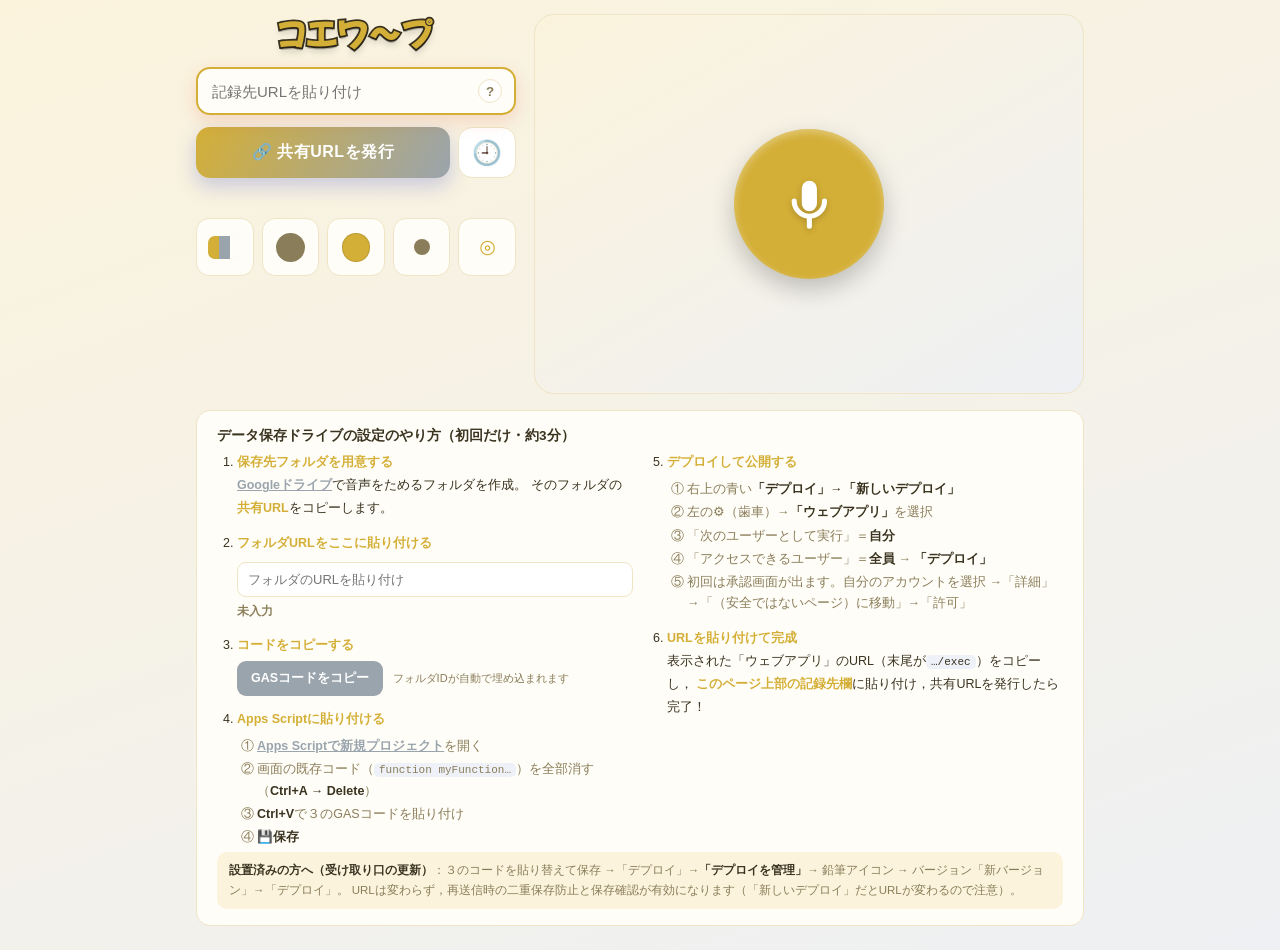
<file: index.html>
<!DOCTYPE html>
<html lang="ja">
<head>
<meta charset="UTF-8" />
<meta name="viewport" content="width=device-width, initial-scale=1.0, maximum-scale=1.0, user-scalable=no" />
<title>コエワ～プ</title>
<link rel="preconnect" href="https://fonts.googleapis.com" />
<link rel="preconnect" href="https://fonts.gstatic.com" crossorigin />
<link href="https://fonts.googleapis.com/css2?family=Mochiy+Pop+P+One&display=swap" rel="stylesheet" />
<link rel="stylesheet" href="styles.css" />
<link rel="icon" href="data:image/svg+xml,%3Csvg xmlns='http://www.w3.org/2000/svg' viewBox='0 0 100 100'%3E%3Ctext y='.9em' font-size='88'%3E🎙️%3C/text%3E%3C/svg%3E" />
</head>
<body>

<!-- ========== 設定画面 ========== -->
<main id="settings" class="screen">
  <div class="studio">
    <!-- 左：記録先URL・共有発行・各種セレクタ -->
    <section class="controls">
      <h1 class="app-title">コエワ～プ</h1>

      <!-- 記録先URL -->
      <div class="url-field" id="driveCard">
        <input type="url" id="driveUrl" inputmode="url" autocomplete="off"
          placeholder="記録先URLを貼り付け" />
        <button class="help-btn" id="setupToggle" type="button" aria-label="使い方">?</button>
      </div>

      <a class="test-link" id="testLink" href="#" target="_blank" rel="noopener" hidden>🔍 記録先の接続テスト</a>

      <!-- 共有URL発行（右隣に履歴🕘） -->
      <div class="publish-row">
        <button class="publish-btn" id="publishBtn" type="button">🔗 共有URLを発行</button>
        <button class="hist-btn" id="histToggle" type="button" aria-label="共有URLの履歴" title="共有URLの履歴">🕘</button>
      </div>
      <!-- 共有URL履歴パネル（各端末のローカル保存・最大30件） -->
      <div class="hist-panel" id="histPanel" hidden></div>
      <div class="share-out" id="shareOut" hidden>
        <input type="text" id="shareUrl" readonly />
        <button id="copyBtn" type="button" aria-label="コピー">📋</button>
      </div>
      <p class="share-msg" id="shareMsg"></p>

      <!-- ビジュアルピッカー群（タップで展開して選ぶ） -->
      <div class="pickers" id="pickers"></div>
    </section>

    <!-- 右：プレビュー -->
    <section class="stage-wrap" id="preview">
      <div class="mic-stage">
        <div class="fx-layer" id="fxLayer"></div>
        <button class="mic-btn shaped" id="previewMic" type="button" aria-label="マイク">
          <svg viewBox="0 0 24 24" class="mic-ic"><path d="M12 15a3 3 0 0 0 3-3V6a3 3 0 0 0-6 0v6a3 3 0 0 0 3 3z"/><path d="M19 11a1 1 0 1 0-2 0 5 5 0 0 1-10 0 1 1 0 1 0-2 0 7 7 0 0 0 6 6.92V21a1 1 0 1 0 2 0v-3.08A7 7 0 0 0 19 11z"/></svg>
        </button>
      </div>
    </section>
  </div>

  <!-- 使い方（初期は隠す・？で全幅の下方に展開） -->
  <div class="setup-guide" id="setupGuide">
    <div class="sg-head">データ保存ドライブの設定のやり方（初回だけ・約3分）</div>
    <ol class="sg-steps">
      <li>
        <b>保存先フォルダを用意する</b><br>
        <a href="https://drive.google.com/drive/my-drive" target="_blank" rel="noopener">Googleドライブ</a>で音声をためるフォルダを作成。
        そのフォルダの<b>共有URL</b>をコピーします。
      </li>
      <li>
        <b>フォルダURLをここに貼り付ける</b>
        <input type="text" id="folderUrl" placeholder="フォルダのURLを貼り付け" />
        <div class="sg-status" id="folderStatus">未入力</div>
      </li>
      <li>
        <b>コードをコピーする</b><br>
        <button type="button" class="sg-copy" id="copyGas">GASコードをコピー</button>
        <span class="sg-note">フォルダIDが自動で埋め込まれます</span>
      </li>
      <li>
        <b>Apps Scriptに貼り付ける</b>
        <ol class="sg-ol">
          <li><a href="https://script.google.com/home/projects/create" target="_blank" rel="noopener">Apps Scriptで新規プロジェクト</a>を開く</li>
          <li>画面の既存コード（<code>function myFunction…</code>）を全部消す（<b>Ctrl+A →&nbsp;Delete</b>）</li>
          <li><b>Ctrl+V</b>で３のGASコードを貼り付け</li>
          <li><b>💾保存</b></li>
        </ol>
      </li>
      <li>
        <b>デプロイして公開する</b>
        <ol class="sg-ol">
          <li>右上の青い<b>「デプロイ」→「新しいデプロイ」</b></li>
          <li>左の⚙（歯車）→<b>「ウェブアプリ」</b>を選択</li>
          <li>「次のユーザーとして実行」＝<b>自分</b></li>
          <li>「アクセスできるユーザー」＝<b>全員</b> → <b>「デプロイ」</b></li>
          <li>初回は承認画面が出ます。自分のアカウントを選択 →「詳細」→「（安全ではないページ）に移動」→「許可」</li>
        </ol>
      </li>
      <li>
        <b>URLを貼り付けて完成</b><br>
        表示された「ウェブアプリ」のURL（末尾が<code>…/exec</code>）をコピーし，
        <b>このページ上部の記録先欄</b>に貼り付け，共有URLを発行したら完了！
      </li>
    </ol>
    <p class="sg-update">
      <b>設置済みの方へ（受け取り口の更新）</b>：３のコードを貼り替えて保存 →「デプロイ」→<b>「デプロイを管理」</b>→ 鉛筆アイコン → バージョン「新バージョン」→「デプロイ」。
      URLは変わらず，再送信時の二重保存防止と保存確認が有効になります（「新しいデプロイ」だとURLが変わるので注意）。
    </p>
  </div>
</main>

<!-- ========== 録音画面（共有リンク先） ========== -->
<main id="recorder" class="screen" hidden>
  <div class="rec-wrap">
    <h1 class="rec-title" id="recTitle">コエワ～プ</h1>
    <input type="text" id="recName" class="rec-name" placeholder="データ名を入力" />
    <div class="mic-stage rec-stage">
      <div class="fx-layer" id="recFxLayer"></div>
      <button class="mic-btn shaped" id="recMic" type="button" aria-label="録音">
        <svg viewBox="0 0 24 24" class="mic-ic"><path d="M12 15a3 3 0 0 0 3-3V6a3 3 0 0 0-6 0v6a3 3 0 0 0 3 3z"/><path d="M19 11a1 1 0 1 0-2 0 5 5 0 0 1-10 0 1 1 0 1 0-2 0 7 7 0 0 0 6 6.92V21a1 1 0 1 0 2 0v-3.08A7 7 0 0 0 19 11z"/></svg>
        <!-- 録音後は ▶（次へ進む）に切り替わる -->
        <svg viewBox="0 0 24 24" class="next-ic"><path d="M8 5.5v13a1 1 0 0 0 1.5.86l10.5-6.5a1 1 0 0 0 0-1.72L9.5 4.64A1 1 0 0 0 8 5.5z"/></svg>
      </button>
      <!-- 録音後だけ表示：押すとこの録音をMP3ファイルとして端末に保存 -->
      <button class="rec-save" id="recSave" type="button" aria-label="端末に保存" title="端末に保存" hidden>
        <svg viewBox="0 0 24 24" class="ic-save"><path d="M17 3H5a2 2 0 0 0-2 2v14a2 2 0 0 0 2 2h14a2 2 0 0 0 2-2V7l-4-4zm-5 16a3 3 0 1 1 0-6 3 3 0 0 1 0 6zm3-10H5V5h10v4z"/></svg>
        <svg viewBox="0 0 24 24" class="ic-done"><path d="M9 16.17 4.83 12l-1.42 1.41L9 19 21 7l-1.41-1.41z"/></svg>
      </button>
    </div>
    <div class="rec-status" id="recStatus">マイクを押して録音を開始</div>
    <div class="rec-timer" id="recTimer" hidden>00:00</div>
    <!-- 未送信の録音があるときだけ表示（端末に保存済み・タップで再送信） -->
    <button class="rec-pending" id="recPending" type="button" hidden></button>
  </div>
</main>

<script src="vendor/lamejs.iife.js"></script>
<script src="app.js"></script>
</body>
</html>
</file>
<file: styles.css>
/* ===== コエワープ styles ===== */
:root{
  /* テーマで上書きされる変数 */
  --bg1:#f6f7fb; --bg2:#e9edf6; --panel:#ffffff; --ink:#1d2330; --sub:#5a6473;
  --brand:#e3350d; --brand2:#3b4cca; --line:#e3e7ef; --accent:#ffcb05;
  --mic:#e3350d; --micsize:150px;
}
*{box-sizing:border-box;-webkit-tap-highlight-color:transparent}
html,body{margin:0;padding:0}
body{
  font-family:"Hiragino Kaku Gothic ProN","Yu Gothic",-apple-system,"Segoe UI",sans-serif;
  color:var(--ink);
  background:linear-gradient(160deg,var(--bg1),var(--bg2));
  min-height:100vh;
  transition:background .4s;
}
.screen{max-width:920px;margin:0 auto;padding:14px 16px 24px}
[hidden]{display:none !important}

/* ---- header ---- */
/* アプリ名：初代ポケットモンスターのロゴを意識した丸ゴシック＋縁取り。
   文字色はテーマ（--brand）に連動し，縁取りは濃色（--ink）で変化する */
.app-title{font-family:"Mochiy Pop P One","M PLUS Rounded 1c","Hiragino Maru Gothic ProN",sans-serif;
  font-weight:400;font-size:34px;line-height:1.1;text-align:center;margin:0 0 4px;letter-spacing:.02em;
  color:var(--brand);-webkit-text-fill-color:var(--brand);
  -webkit-text-stroke:3.5px var(--ink);paint-order:stroke fill;
  text-shadow:0 3px 0 rgba(0,0,0,.22),0 5px 7px rgba(0,0,0,.16);
  transition:color .3s}

/* ---- 2カラム studio ---- */
.studio{display:grid;grid-template-columns:minmax(0,320px) 1fr;gap:18px;align-items:stretch}
@media(max-width:680px){.studio{grid-template-columns:1fr}}

.controls{display:flex;flex-direction:column;gap:12px}

/* URL入力 */
.url-field{position:relative;display:flex;align-items:center;gap:8px;
  background:var(--panel);border:2px solid var(--brand);border-radius:14px;padding:10px 12px;
  box-shadow:0 6px 18px rgba(227,53,13,.15)}
.url-field input{flex:1;border:none;outline:none;background:transparent;font-size:15px;color:#111;min-width:0}
.help-btn{width:24px;height:24px;border-radius:50%;border:1.5px solid var(--line);
  background:#fff;color:var(--sub);font-weight:800;cursor:pointer;flex:none}
.test-link{font-size:12px;color:var(--brand2);font-weight:700;text-decoration:none;
  align-self:flex-start;margin-top:-4px}
.test-link:hover{text-decoration:underline}

/* 使い方（？で全幅の下方に展開・横長レイアウト） */
.setup-guide{margin-top:16px;background:var(--panel);border:1px solid var(--line);
  border-radius:14px;padding:16px 20px}
@media(min-width:640px){
  .setup-guide .sg-steps{column-count:2;column-gap:34px}
  .setup-guide .sg-steps>li{break-inside:avoid;-webkit-column-break-inside:avoid}
}
.setup-guide code{background:#eef1f7;padding:1px 5px;border-radius:5px;font-size:11px;word-break:break-all}
.setup-guide a{color:var(--brand2);font-weight:700}
.sg-head{font-size:13.5px;font-weight:800;color:var(--ink);margin-bottom:6px}
.sg-steps{margin:0;padding-left:20px;font-size:12.5px;line-height:1.85;color:var(--ink)}
.sg-steps>li{margin-bottom:12px}
.sg-steps b{color:var(--brand)}
.sg-sub{font-size:11px;color:var(--sub);margin-top:3px}
.sg-note{font-size:11px;color:var(--sub);margin-left:6px}
.sg-update{margin:4px 0 0;padding:8px 12px;border-radius:10px;background:var(--bg1);
  font-size:11.5px;line-height:1.75;color:var(--sub)}
.sg-update b{color:var(--ink)}
@counter-style sg-circled{system:fixed;symbols:"①" "②" "③" "④" "⑤" "⑥" "⑦" "⑧" "⑨";suffix:" "}
.sg-ol{margin:5px 0 0;padding-left:20px;color:var(--sub);line-height:1.7;list-style:sg-circled}
.sg-ol li{margin-bottom:2px}
.sg-ol b{color:var(--ink)}
#folderUrl{width:100%;margin-top:6px;padding:9px 10px;font-size:13px;border:1.5px solid var(--line);
  border-radius:9px;outline:none;background:#fff;color:#111}
#folderUrl:focus{border-color:var(--brand)}
.sg-status{font-size:11.5px;font-weight:700;color:var(--sub);margin-top:4px}
.sg-status.ok{color:#1a9e4b}
.sg-status.ng{color:#c0392b}
.sg-copy{margin-top:4px;background:var(--brand2);color:#fff;border:none;border-radius:9px;
  padding:9px 14px;font-size:12.5px;font-weight:700;cursor:pointer}
.sg-copy:active{transform:scale(.98)}
.sg-trouble{margin-top:10px;padding:10px 12px;background:#fff8ec;border:1px solid var(--accent);
  border-radius:10px;font-size:12px;color:var(--ink)}
.sg-trouble>b{color:#c0392b}

/* ===== ビジュアルピッカー（正方形アイコン＋押すと下に見本展開） ===== */
.pickers{display:flex;flex-direction:column;gap:0}
/* 正方形アイコンを横一列に */
.picker-bar{display:flex;gap:8px}
.picker-head{flex:1;aspect-ratio:1/1;min-width:0;display:flex;align-items:center;justify-content:center;
  padding:0;cursor:pointer;background:var(--panel);border:1.5px solid var(--line);border-radius:13px;
  outline:none;transition:border-color .15s,box-shadow .15s,transform .1s}
.picker-head:active{transform:scale(.94)}
.picker-head.on{border-color:var(--brand);
  box-shadow:0 0 0 3px color-mix(in srgb,var(--brand) 24%,transparent),0 4px 12px rgba(0,0,0,.10)}
/* アイコン内の見本 */
.picker-head .sw-theme{width:60%;height:42%}
.picker-head .sw-shape{width:52%;height:52%}
.picker-head .sw-color{width:52%;height:52%}
.picker-head .sw-fx{font-size:24px}

/* 展開グリッド（左カラム全幅・5列） */
.picker-grid{display:grid;grid-template-columns:repeat(5,1fr);gap:8px;
  margin-top:10px;padding:11px;background:var(--panel);
  border:1.5px solid var(--line);border-radius:12px;
  animation:pkOpen .18s ease-out}
@keyframes pkOpen{from{opacity:0;transform:translateY(-6px)}to{opacity:1;transform:none}}
.swatch{position:relative;display:flex;align-items:center;justify-content:center;
  aspect-ratio:1/1;border:2px solid transparent;border-radius:12px;
  background:linear-gradient(160deg,var(--bg1),var(--bg2));cursor:pointer;padding:0;
  transition:transform .1s,border-color .12s,box-shadow .12s}
.swatch:hover{border-color:var(--line)}
.swatch:active{transform:scale(.9)}
.swatch.on{border-color:var(--brand);
  box-shadow:0 0 0 3px color-mix(in srgb,var(--brand) 26%,transparent)}

/* 各種チップ描画 */
.sw-theme{width:72%;height:64%;border-radius:7px;overflow:hidden;display:flex;
  box-shadow:inset 0 0 0 1px rgba(0,0,0,.08)}
.sw-theme i{flex:1;display:block}
.sw-shape{width:60%;height:60%;background:var(--sub)}
.sw-shape.shaped.shape-ring{border-radius:50%;background:transparent;
  box-shadow:0 0 0 2px #fff,0 0 0 5px var(--sub)}
.sw-color{width:62%;height:62%;border-radius:50%;box-shadow:inset 0 0 0 1px rgba(0,0,0,.12)}
.sw-size{background:var(--sub);border-radius:50%}
.sw-fx{font-size:21px;line-height:1;color:var(--brand)}

/* ---- 右：プレビュー ---- */
.stage-wrap{position:relative;border-radius:20px;
  background:linear-gradient(150deg,var(--bg1),var(--bg2));
  border:1px solid var(--line);display:flex;align-items:center;justify-content:center;
  min-height:380px;overflow:hidden}
.mic-stage{position:relative;width:100%;min-height:calc(var(--micsize) + 60px);
  display:flex;align-items:center;justify-content:center}
.fx-layer{position:absolute;inset:0;display:flex;align-items:center;justify-content:center;
  pointer-events:none;overflow:hidden}

/* ---- mic button base ---- */
.mic-btn{position:relative;z-index:2;width:var(--micsize);height:var(--micsize);
  border:none;cursor:pointer;color:#fff;background:var(--mic);
  display:flex;align-items:center;justify-content:center;
  box-shadow:0 10px 24px rgba(0,0,0,.22),inset 0 3px 8px rgba(255,255,255,.35);
  transition:transform .12s,box-shadow .2s,border-radius .2s;border-radius:50%}
.mic-btn:active{transform:scale(.94)}
.mic-btn.recording{animation:micpulse 1.1s ease-in-out infinite}
@keyframes micpulse{0%,100%{transform:scale(1)}50%{transform:scale(1.06)}}
.mic-ic{width:44%;height:44%;fill:currentColor;filter:drop-shadow(0 2px 3px rgba(0,0,0,.2))}

/* mic shapes (10) — .shaped を持つ要素へ直接適用（マイク本体・チップ両用） */
.shaped.shape-circle  {border-radius:50%}
.shaped.shape-round   {border-radius:26%}
.shaped.shape-squircle{border-radius:38% / 42%}
.shaped.shape-pill    {border-radius:50px}
.shaped.shape-hexagon {border-radius:12%;clip-path:polygon(25% 3%,75% 3%,100% 50%,75% 97%,25% 97%,0 50%)}
.shaped.shape-octagon {clip-path:polygon(30% 0,70% 0,100% 30%,100% 70%,70% 100%,30% 100%,0 70%,0 30%)}
.shaped.shape-diamond {clip-path:polygon(50% 0,100% 50%,50% 100%,0 50%)}
.shaped.shape-shield  {border-radius:44% 44% 50% 50%/60% 60% 100% 100%}
.shaped.shape-burst   {clip-path:polygon(50% 0,61% 20%,83% 12%,79% 35%,100% 50%,79% 65%,83% 88%,61% 80%,50% 100%,39% 80%,17% 88%,21% 65%,0 50%,21% 35%,17% 12%,39% 20%)}
.mic-btn.shaped.shape-ring{border-radius:50%;box-shadow:0 0 0 6px rgba(255,255,255,.7),0 0 0 11px var(--mic),0 10px 24px rgba(0,0,0,.25)}
.chip .shaped.shape-ring{border-radius:50%;box-shadow:0 0 0 2px #fff,0 0 0 4px currentColor}

/* ---- share ---- */
.publish-row{display:flex;gap:8px;align-items:stretch}
.publish-btn{flex:1;min-width:0;font-size:16px;font-weight:800;color:#fff;border:none;cursor:pointer;
  padding:15px;border-radius:14px;letter-spacing:.03em;
  background:linear-gradient(120deg,var(--brand),var(--brand2));
  box-shadow:0 8px 20px rgba(59,76,202,.25);transition:transform .12s,filter .2s}
.publish-btn:hover{filter:brightness(1.05)}
.publish-btn:active{transform:scale(.98)}
.share-out{display:flex;gap:6px}
.share-out input{flex:1;padding:10px;border:1.5px solid var(--line);border-radius:10px;
  font-size:12px;background:#f7f9fc;color:#333;min-width:0}
.share-out button{padding:0 14px;border:none;border-radius:10px;background:var(--brand2);
  color:#fff;font-size:16px;cursor:pointer}
.share-msg{min-height:16px;font-size:12px;color:var(--brand2);font-weight:700;margin:0;text-align:center}

/* ---- 共有URL履歴 ---- */
.hist-btn{flex:0 0 auto;width:58px;padding:0;border:1.5px solid var(--line);
  border-radius:14px;background:#fff;font-size:24px;line-height:1;cursor:pointer;
  display:flex;align-items:center;justify-content:center;
  transition:background .15s,border-color .15s,transform .12s}
.hist-btn:hover{border-color:var(--brand2)}
.hist-btn:active{transform:scale(.96)}
.hist-btn.open{background:var(--sub);border-color:var(--sub)}
.hist-panel{margin-top:8px;display:flex;flex-direction:column;gap:8px;
  max-height:280px;overflow-y:auto;padding:2px}
.hist-empty{font-size:11.5px;color:var(--sub);line-height:1.6;padding:6px 2px}
.hist-row{border:1.5px solid var(--line);border-radius:11px;padding:8px 10px;background:#fff;
  display:flex;flex-direction:column;gap:6px;transition:opacity .15s}
.hist-row.off{opacity:.55;background:#f6f6f6}
.hist-info{min-width:0}
.hist-date{font-size:11.5px;font-weight:700;color:var(--brand2)}
.hist-url{font-size:10.5px;color:var(--sub);white-space:nowrap;overflow:hidden;text-overflow:ellipsis}
.hist-acts{display:flex;align-items:center;gap:6px;flex-wrap:wrap}
.hist-sw{display:inline-flex;align-items:center;gap:4px;font-size:11.5px;font-weight:700;color:var(--ink);cursor:pointer}
.hist-sw input{width:15px;height:15px;accent-color:var(--brand);cursor:pointer}
.hist-acts button{padding:5px 10px;border:1.5px solid var(--line);border-radius:9px;
  background:#fff;color:var(--ink);font-size:11.5px;font-weight:700;cursor:pointer}
.hist-acts button:hover{border-color:var(--brand2);color:var(--brand2)}
.hist-acts .hist-del{margin-left:auto;padding:5px 9px}
.hist-acts .hist-del:hover{border-color:#c0392b;color:#c0392b}

/* ================= 録音画面 ================= */
#recorder{display:flex;align-items:center;justify-content:center;min-height:100vh}
.rec-wrap{width:100%;max-width:460px;text-align:center;padding:20px}
.rec-title{font-size:24px;font-weight:800;margin:0 0 20px;
  background:linear-gradient(90deg,var(--brand),var(--brand2));
  -webkit-background-clip:text;background-clip:text;color:transparent}
.rec-name{width:100%;font-size:16px;padding:14px;border-radius:12px;
  border:2px solid var(--line);outline:none;margin-bottom:10px;text-align:center;
  background:#fff;color:#111}
.rec-name:focus{border-color:var(--brand)}
.rec-stage{height:calc(var(--micsize) + 120px)}
.rec-status{font-size:14px;color:var(--sub);margin-top:6px;min-height:20px;font-weight:600}
.rec-status.busy{color:var(--brand2)}
.rec-status.done{color:#1a9e4b;font-weight:800}
.rec-status.err{color:#c0392b}
.rec-timer{font-size:34px;font-weight:800;font-variant-numeric:tabular-nums;
  color:var(--brand);margin-top:6px;letter-spacing:.05em}
/* 録音後：マイク → ▶（次へ進む）。形・色・大きさはマイクと同じ */
.mic-btn .next-ic{display:none;width:46%;height:46%;fill:currentColor;transform:translateX(6%);
  filter:drop-shadow(0 2px 3px rgba(0,0,0,.2))}
.mic-btn.is-next .mic-ic{display:none}
.mic-btn.is-next .next-ic{display:block}
/* 保存ボタン：▶の真下の余白に小さく（録音画面のステージは上下に60pxずつ余白がある） */
.rec-save{position:absolute;z-index:3;left:50%;top:calc(50% + var(--micsize) / 2 + 16px);
  transform:translateX(-50%);width:42px;height:42px;border-radius:50%;
  border:1.5px solid var(--line);background:#fff;color:var(--sub);cursor:pointer;
  display:flex;align-items:center;justify-content:center;box-shadow:0 3px 8px rgba(0,0,0,.12);
  transition:transform .12s,color .2s,border-color .2s}
.rec-save:active{transform:translateX(-50%) scale(.92)}
.rec-save svg{width:22px;height:22px;fill:currentColor}
.rec-save .ic-done{display:none}
.rec-save.saved{color:#1a9e4b;border-color:#9fd9b4;cursor:default}
.rec-save.saved .ic-save{display:none}
.rec-save.saved .ic-done{display:block}
.rec-pending{margin-top:12px;padding:7px 16px;border-radius:999px;border:1.5px solid #e2a39b;
  background:#fff6f4;color:#c0392b;font-size:13px;font-weight:700;cursor:pointer}
.rec-pending:disabled{opacity:.65;cursor:default}

/* ================= エフェクト（10種） ================= */
.fx-el{position:absolute;pointer-events:none}
/* 1 ripple 波紋 */
.fx-ripple .fx-el{width:var(--micsize);height:var(--micsize);border-radius:50%;
  border:3px solid var(--mic);animation:ripple 1.6s ease-out infinite}
.fx-ripple .fx-el:nth-child(2){animation-delay:.5s}
.fx-ripple .fx-el:nth-child(3){animation-delay:1s}
@keyframes ripple{0%{transform:scale(1);opacity:.7}100%{transform:scale(2.1);opacity:0}}
/* 2 wave 波線 */
.fx-wave .fx-el{width:calc(var(--micsize)*1.8);height:60px;
  background:radial-gradient(circle,var(--mic) 2px,transparent 3px) 0 0/16px 16px;
  opacity:.4;animation:wavemove 1.2s linear infinite}
@keyframes wavemove{to{background-position:16px 0}}
/* 3 pulse rings 同心円 */
.fx-pulse .fx-el{width:var(--micsize);height:var(--micsize);border-radius:50%;
  box-shadow:0 0 0 0 var(--mic);animation:pulsering 1.8s ease-out infinite;opacity:.6}
@keyframes pulsering{0%{box-shadow:0 0 0 0 var(--mic)}100%{box-shadow:0 0 0 70px transparent}}
/* 4 bars 音量バー（マイク下部に等化器として表示・前面） */
.fx-layer.fx-bars{gap:6px;align-items:flex-end;padding-bottom:11%;z-index:3}
.fx-bars .fx-el{position:relative;width:9px;height:18px;border-radius:6px;background:var(--mic);
  box-shadow:0 2px 6px rgba(0,0,0,.15);animation:bars .8s ease-in-out infinite}
@keyframes bars{0%,100%{height:16px;opacity:.55}50%{height:78px;opacity:1}}
/* 5 glow グロー（マイクを囲む発光ハロー） */
.fx-glow .fx-el{width:calc(var(--micsize)*1.55);height:calc(var(--micsize)*1.55);border-radius:50%;
  background:radial-gradient(circle,var(--mic) 30%,transparent 72%);filter:blur(14px);
  animation:glow 1.5s ease-in-out infinite}
@keyframes glow{0%,100%{opacity:.35;transform:scale(1)}50%{opacity:.85;transform:scale(1.85)}}
/* 6 rotate ring 回転リング */
.fx-rotate .fx-el{width:calc(var(--micsize)*1.4);height:calc(var(--micsize)*1.4);
  border-radius:50%;border:4px dashed var(--mic);opacity:.5;animation:spin 4s linear infinite}
@keyframes spin{to{transform:rotate(360deg)}}
/* 7 sparkle スパークル */
.fx-sparkle .fx-el{width:10px;height:10px;background:var(--mic);
  clip-path:polygon(50% 0,61% 39%,100% 50%,61% 61%,50% 100%,39% 61%,0 50%,39% 39%);
  animation:sparkle 1.4s ease-in-out infinite}
@keyframes sparkle{0%,100%{transform:scale(.3) rotate(0);opacity:.2}50%{transform:scale(1.2) rotate(90deg);opacity:1}}
/* 8 orbit 周回ドット */
.fx-orbit .fx-el{width:calc(var(--micsize)*1.3);height:calc(var(--micsize)*1.3);
  animation:spin 3s linear infinite}
.fx-orbit .fx-el::before{content:"";position:absolute;top:-7px;left:50%;width:14px;height:14px;
  margin-left:-7px;border-radius:50%;background:var(--mic);box-shadow:0 0 12px var(--mic)}
/* 9 concentric 拡散円（マイクから広がるソナー状の輪） */
.fx-concentric .fx-el{width:calc(var(--micsize)*0.9);height:calc(var(--micsize)*0.9);border-radius:50%;
  border:5px solid var(--mic);background:transparent;opacity:0;
  animation:concentric 1.9s ease-out infinite}
.fx-concentric .fx-el:nth-child(2){animation-delay:.63s}
.fx-concentric .fx-el:nth-child(3){animation-delay:1.26s}
@keyframes concentric{0%{transform:scale(.6);opacity:.9}100%{transform:scale(2.6);opacity:0}}
/* 10 aurora オーロラ帯 */
.fx-aurora .fx-el{width:calc(var(--micsize)*2);height:calc(var(--micsize)*2);border-radius:45%;
  background:conic-gradient(from 0deg,var(--mic),transparent,var(--brand2),transparent,var(--mic));
  filter:blur(20px);opacity:.3;animation:spin 6s linear infinite}

/* エフェクトは録音中だけ animation を動かす（プレビュー時は .fx-run で起動） */
.fx-layer .fx-el{animation-play-state:paused}
.fx-run .fx-el,.fx-layer.fx-run .fx-el{animation-play-state:running}

/* ================= 10テーマ ================= */
[data-theme="rg"]{--bg1:#fdeaea;--bg2:#e7f3e9;--panel:#fff;--ink:#2a2320;--sub:#7a6f68;
  --brand:#e3350d;--brand2:#3aa856;--line:#f0dcd8;--accent:#ffcb05;--mic:#e3350d}
[data-theme="gs"]{--bg1:#fbf3dc;--bg2:#eef0f3;--panel:#fffdf7;--ink:#3a3320;--sub:#8a7d5a;
  --brand:#d4af37;--brand2:#9aa4ad;--line:#efe4c4;--accent:#d4af37;--mic:#c9a227}
[data-theme="rs"]{--bg1:#fde9ea;--bg2:#e6ecfb;--panel:#fff;--ink:#20233a;--sub:#6a6f8a;
  --brand:#a5122a;--brand2:#1f5fbf;--line:#e6d8dc;--accent:#f2c14e;--mic:#c62839}
[data-theme="dp"]{--bg1:#eef4fb;--bg2:#fbeef6;--panel:#fff;--ink:#2a2a3a;--sub:#7a7a8a;
  --brand:#4f79c4;--brand2:#e79ac0;--line:#e2e6f0;--accent:#cfe0f5;--mic:#5b8dd9}
[data-theme="bw"]{--bg1:#f4f5f7;--bg2:#e7e9ee;--panel:#fff;--ink:#1a1a1e;--sub:#666;
  --brand:#111318;--brand2:#4a4f5a;--line:#dfe2e8;--accent:#d0d3da;--mic:#1a1c22}
[data-theme="xy"]{--bg1:#e9f0fb;--bg2:#fbeaec;--panel:#fff;--ink:#1e2740;--sub:#6b7490;
  --brand:#2b5fb0;--brand2:#d6243c;--line:#dde4f0;--accent:#8fd0e6;--mic:#2f6fd0}
[data-theme="sm"]{--bg1:#fff0e0;--bg2:#f3e8fb;--panel:#fffaf5;--ink:#3a2a20;--sub:#8a7060;
  --brand:#f08a24;--brand2:#7a4fb5;--line:#f6e2cd;--accent:#ffd28a;--mic:#f2841c}
[data-theme="ss"]{--bg1:#e6f7f9;--bg2:#fbe9f4;--panel:#fff;--ink:#1e2e33;--sub:#5f7a80;
  --brand:#00a0b0;--brand2:#d61f8c;--line:#d6eef1;--accent:#8be3ec;--mic:#00a5b5}
[data-theme="sv"]{--bg1:#fdeae4;--bg2:#efe7fb;--panel:#fff;--ink:#33202a;--sub:#7a6070;
  --brand:#e0453a;--brand2:#7d4fc4;--line:#f0dcd6;--accent:#f2b6a0;--mic:#e0453a}
[data-theme="legends"]{--bg1:#eef1e6;--bg2:#f3ede0;--panel:#fbfaf4;--ink:#2e3320;--sub:#77805f;
  --brand:#6b7a3a;--brand2:#b08a2e;--line:#e2e2d0;--accent:#d8c98a;--mic:#7a8a44}
</file>
